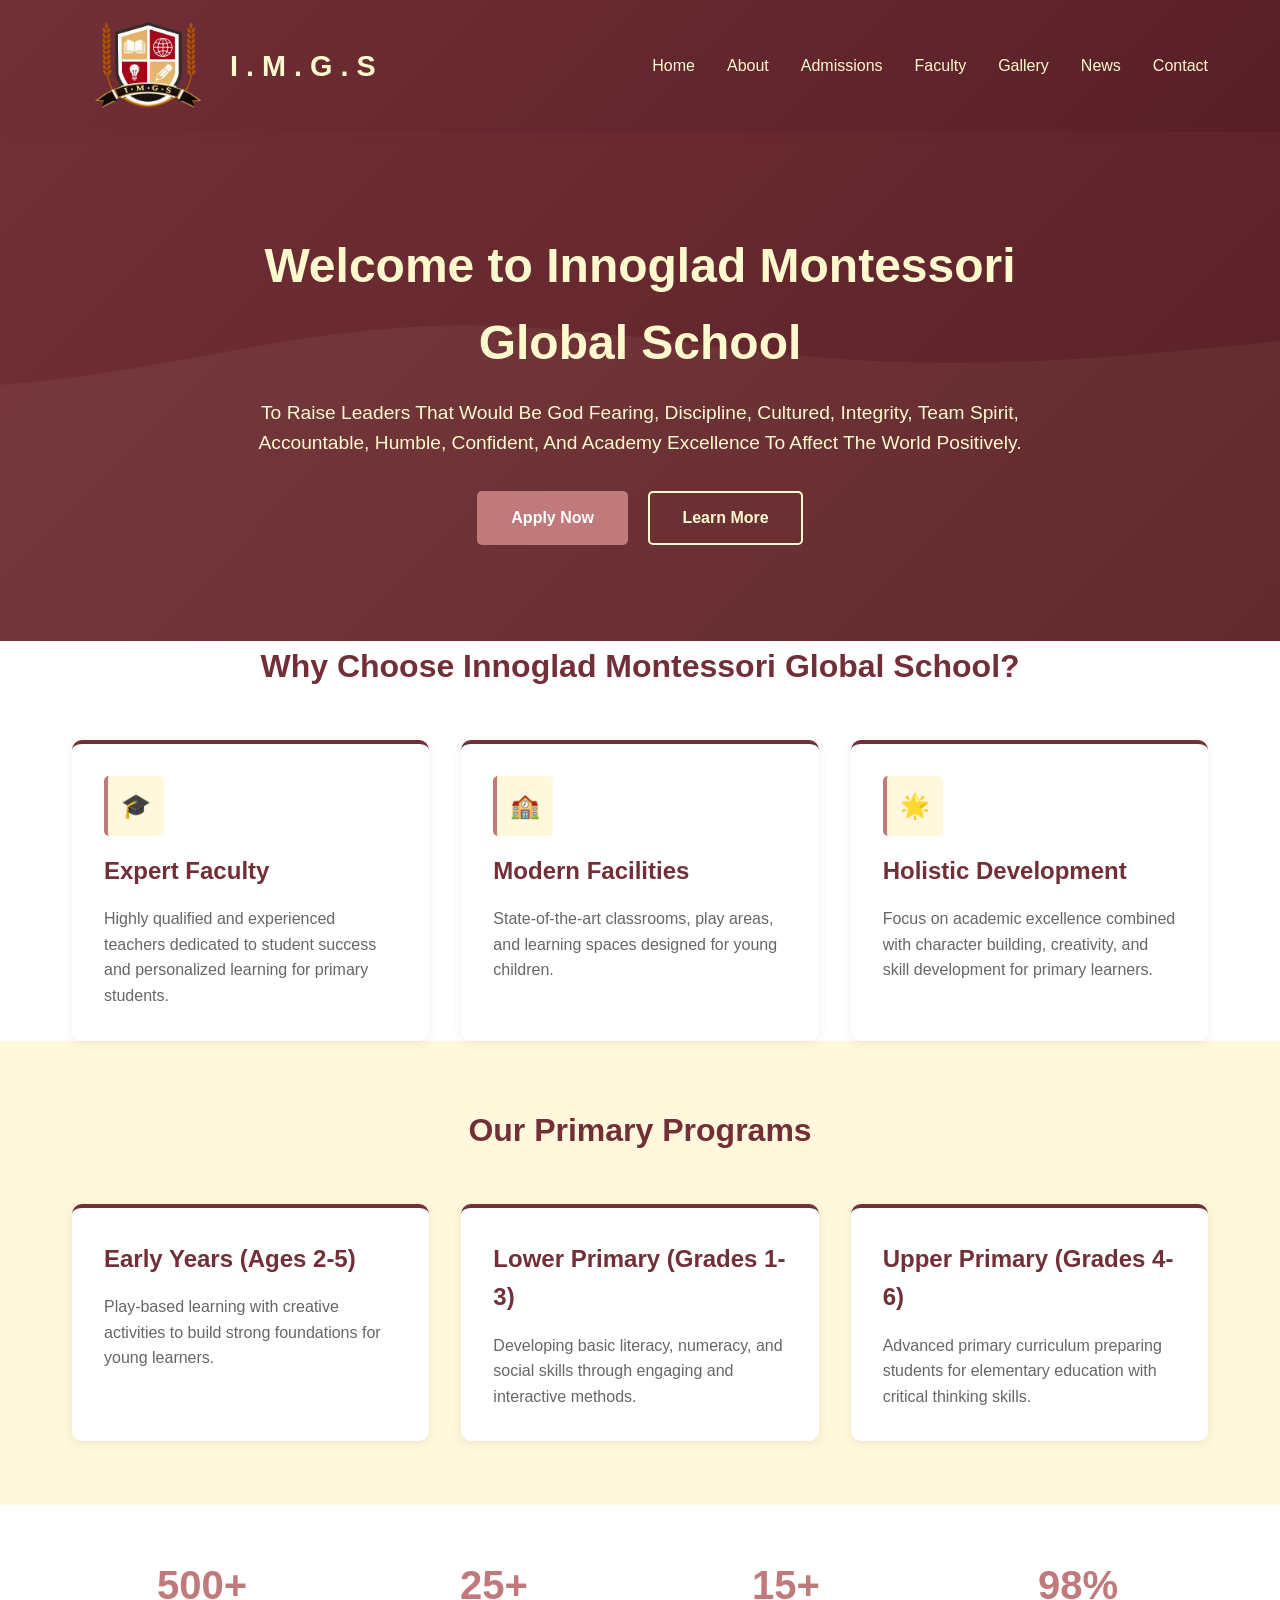
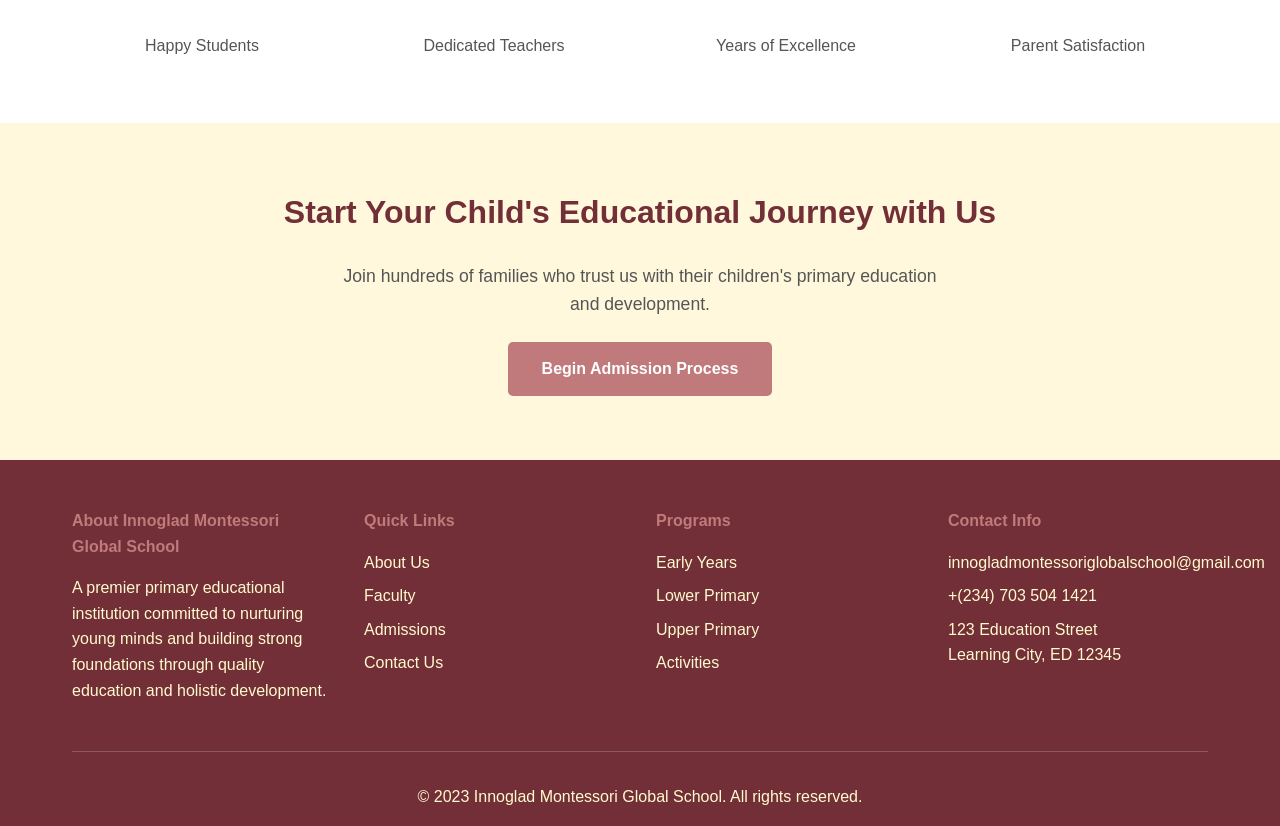
<file: index.html>
<!DOCTYPE html>
<html lang="en">
<head>
    <meta charset="UTF-8">
    <meta name="viewport" content="width=device-width, initial-scale=1.0">
    <title>Innoglad Montessori Global School</title>
    <link rel="stylesheet" href="style.css">
</head>
<body>
    <!-- Navigation -->
    <nav>
        <div class="navbar-container">
            <div class="logo">
                <!-- Add school logo image here -->
                <img src="logo.png" alt="Primary School Logo" style="height: 100px; width: auto;">
                I . M . G . S            
            </div>
            <ul class="nav-menu">
                <li><a href="index.html">Home</a></li>
                <li><a href="about.html">About</a></li>
                <li><a href="admissions.html">Admissions</a></li>
                <li><a href="faculty.html">Faculty</a></li>
                <li><a href="gallery.html">Gallery</a></li>
                <li><a href="news.html">News</a></li>
                <li><a href="contact.html">Contact</a></li>
            </ul>
            <div class="hamburger">
                <span></span>
                <span></span>
                <span></span>
            </div>
        </div>
    </nav>

    <!-- Hero Section -->
    <section class="hero">
        <div class="hero-content">
            <h1>Welcome to Innoglad Montessori Global School</h1>
            <p>To Raise Leaders That Would Be God Fearing, Discipline, Cultured, Integrity, Team Spirit, Accountable, Humble, Confident, And Academy Excellence To Affect The World Positively.</p>
            <a href="admissions.html" class="btn btn-primary">Apply Now</a>
            <a href="about.html" class="btn btn-secondary" style="margin-left: 1rem;">Learn More</a>
        </div>
    </section>

    <!-- Features Section -->
    <section class="container">
        <h2 style="text-align: center; margin-bottom: 3rem;">Why Choose Innoglad Montessori Global School?</h2>
        <div class="grid grid-3">
            <div class="card">
                <div class="card-icon">🎓</div>
                <h3>Expert Faculty</h3>
                <p>Highly qualified and experienced teachers dedicated to student success and personalized learning for primary students.</p>
            </div>
            <div class="card">
                <div class="card-icon">🏫</div>
                <h3>Modern Facilities</h3>
                <p>State-of-the-art classrooms, play areas, and learning spaces designed for young children.</p>
            </div>
            <div class="card">
                <div class="card-icon">🌟</div>
                <h3>Holistic Development</h3>
                <p>Focus on academic excellence combined with character building, creativity, and skill development for primary learners.</p>
            </div>
        </div>
    </section>

    <!-- Programs Section -->
    <section class="alternate">
        <div class="container">
            <h2 style="text-align: center; margin-bottom: 3rem;">Our Primary Programs</h2>
            <div class="grid grid-3">
                <div class="card">
                    <h3>Early Years (Ages 2-5)</h3>
                    <p>Play-based learning with creative activities to build strong foundations for young learners.</p>
                </div>
                <div class="card">
                    <h3>Lower Primary (Grades 1-3)</h3>
                    <p>Developing basic literacy, numeracy, and social skills through engaging and interactive methods.</p>
                </div>
                <div class="card">
                    <h3>Upper Primary (Grades 4-6)</h3>
                    <p>Advanced primary curriculum preparing students for elementary education with critical thinking skills.</p>
                </div>
            </div>
        </div>
    </section>

    <!-- Statistics Section -->
    <section class="container">
        <div class="grid grid-4" style="text-align: center; margin-top: 3rem; margin-bottom: 3rem;">
            <div>
                <h3 style="color: var(--accent-rose); font-size: 2.5rem;">500+</h3>
                <p>Happy Students</p>
            </div>
            <div>
                <h3 style="color: var(--accent-rose); font-size: 2.5rem;">25+</h3>
                <p>Dedicated Teachers</p>
            </div>
            <div>
                <h3 style="color: var(--accent-rose); font-size: 2.5rem;">15+</h3>
                <p>Years of Excellence</p>
            </div>
            <div>
                <h3 style="color: var(--accent-rose); font-size: 2.5rem;">98%</h3>
                <p>Parent Satisfaction</p>
            </div>
        </div>
    </section>

    <!-- CTA Section -->
    <section class="alternate">
        <div class="container" style="text-align: center;">
            <h2>Start Your Child's Educational Journey with Us</h2>
            <p style="font-size: 1.1rem; max-width: 600px; margin: 1.5rem auto;">Join hundreds of families who trust us with their children's primary education and development.</p>
            <a href="admissions.html" class="btn btn-primary">Begin Admission Process</a>
        </div>
    </section>

    <!-- Footer -->
    <footer>
        <div class="container">
            <div class="footer-content">
                <div class="footer-section">
                    <h4>About Innoglad Montessori Global School</h4>
                    <p>A premier primary educational institution committed to nurturing young minds and building strong foundations through quality education and holistic development.</p>
                </div>
                <div class="footer-section">
                    <h4>Quick Links</h4>
                    <ul>
                        <li><a href="about.html">About Us</a></li>
                        <li><a href="faculty.html">Faculty</a></li>
                        <li><a href="admissions.html">Admissions</a></li>
                        <li><a href="contact.html">Contact Us</a></li>
                    </ul>
                </div>
                <div class="footer-section">
                    <h4>Programs</h4>
                    <ul>
                        <li><a href="#early-years">Early Years</a></li>
                        <li><a href="#lower-primary">Lower Primary</a></li>
                        <li><a href="#upper-primary">Upper Primary</a></li>
                        <li><a href="gallery.html">Activities</a></li>
                    </ul>
                </div>
                <div class="footer-section">
                    <h4>Contact Info</h4>
                    <ul>
                        <li><a href="mailto:innogladmontessoriglobalschool@gmail.com">innogladmontessoriglobalschool@gmail.com</a></li>
                        <li><a href="tel:07035041421">+(234) 703 504 1421</a></li>
                        <li>123 Education Street<br>Learning City, ED 12345</li>
                    </ul>
                </div>
            </div>
            <div class="footer-bottom">
                <p>&copy; 2023 Innoglad Montessori Global School. All rights reserved.</p>
            </div>
        </div>
    </footer>

    <script src="script.js"></script>
</body>
</html>
</file>
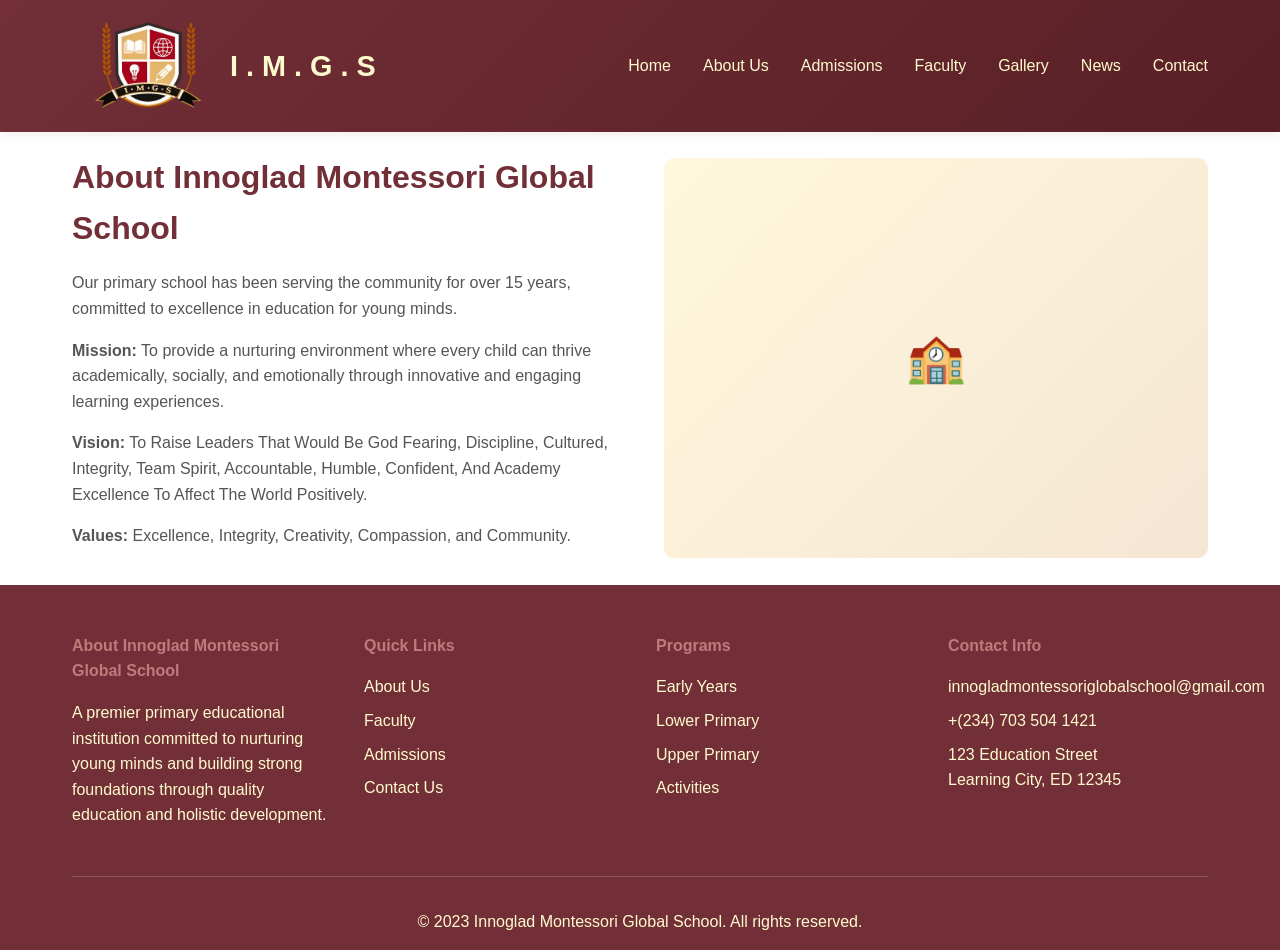
<file: about.html>
<!DOCTYPE html>
<html lang="en">
<head>
    <meta charset="UTF-8">
    <meta name="viewport" content="width=device-width, initial-scale=1.0">
    <title>Primary School - About Us</title>
    <link rel="stylesheet" href="style.css">
</head>
<body>
    <!-- Navigation -->
    <nav>
        <div class="navbar-container">
            <div class="logo">
                <!-- Add school logo image here -->
                <img src="logo.png" alt="Primary School Logo" style="height: 100px; width: auto;">
                I . M . G . S
            </div>
            <ul class="nav-menu">
                <li><a href="index.html">Home</a></li>
                <li><a href="about.html">About Us</a></li>
                <li><a href="admissions.html">Admissions</a></li>
                <li><a href="faculty.html">Faculty</a></li>
                <li><a href="gallery.html">Gallery</a></li>
                <li><a href="news.html">News</a></li>
                <li><a href="contact.html">Contact</a></li>
                </ul>
            <div class="hamburger">
                <span></span>
                <span></span>
                <span></span>
            </div>
        </div>
    </nav>

    <!-- About Section -->
    <section class="container">
        <div class="about-content">
            <div class="about-text">
                <h2>About Innoglad Montessori Global School</h2>
                <p>Our primary school has been serving the community for over 15 years, committed to excellence in education for young minds.</p>
                <p><strong>Mission:</strong> To provide a nurturing environment where every child can thrive academically, socially, and emotionally through innovative and engaging learning experiences.</p>
                <p><strong>Vision:</strong> To Raise Leaders That Would Be God Fearing, Discipline, Cultured, Integrity, Team Spirit, Accountable, Humble, Confident, And Academy Excellence To Affect The World Positively.</p>
                <p><strong>Values:</strong> Excellence, Integrity, Creativity, Compassion, and Community.</p>
                <!-- Add more details about facilities, programs, achievements -->
            </div>
            <div class="about-img">
                <!-- Add school image here -->
                🏫
            </div>
        </div>
    </section>

    <!-- Footer -->
    <footer>
        <div class="container">
            <div class="footer-content">
                <div class="footer-section">
                    <h4>About Innoglad Montessori Global School</h4>
                    <p>A premier primary educational institution committed to nurturing young minds and building strong foundations through quality education and holistic development.</p>
                </div>
                <div class="footer-section">
                    <h4>Quick Links</h4>
                    <ul>
                        <li><a href="about.html">About Us</a></li>
                        <li><a href="faculty.html">Faculty</a></li>
                        <li><a href="admissions.html">Admissions</a></li>
                        <li><a href="contact.html">Contact Us</a></li>
                    </ul>
                </div>
                <div class="footer-section">
                    <h4>Programs</h4>
                    <ul>
                        <li><a href="#early-years">Early Years</a></li>
                        <li><a href="#lower-primary">Lower Primary</a></li>
                        <li><a href="#upper-primary">Upper Primary</a></li>
                        <li><a href="gallery.html">Activities</a></li>
                    </ul>
                </div>
                <div class="footer-section">
                    <h4>Contact Info</h4>
                    <ul>
                        <li><a href="mailto:innogladmontessoriglobalschool@gmail.com">innogladmontessoriglobalschool@gmail.com</a></li>
                        <li><a href="tel:07035041421">+(234) 703 504 1421</a></li>
                        <li>123 Education Street<br>Learning City, ED 12345</li>
                    </ul>
                </div>
            </div>
            <div class="footer-bottom">
                <p>&copy; 2023 Innoglad Montessori Global School. All rights reserved.</p>

            </div>
        </div>
    </footer>

    <script src="script.js"></script>
</body>
</html>
</file>
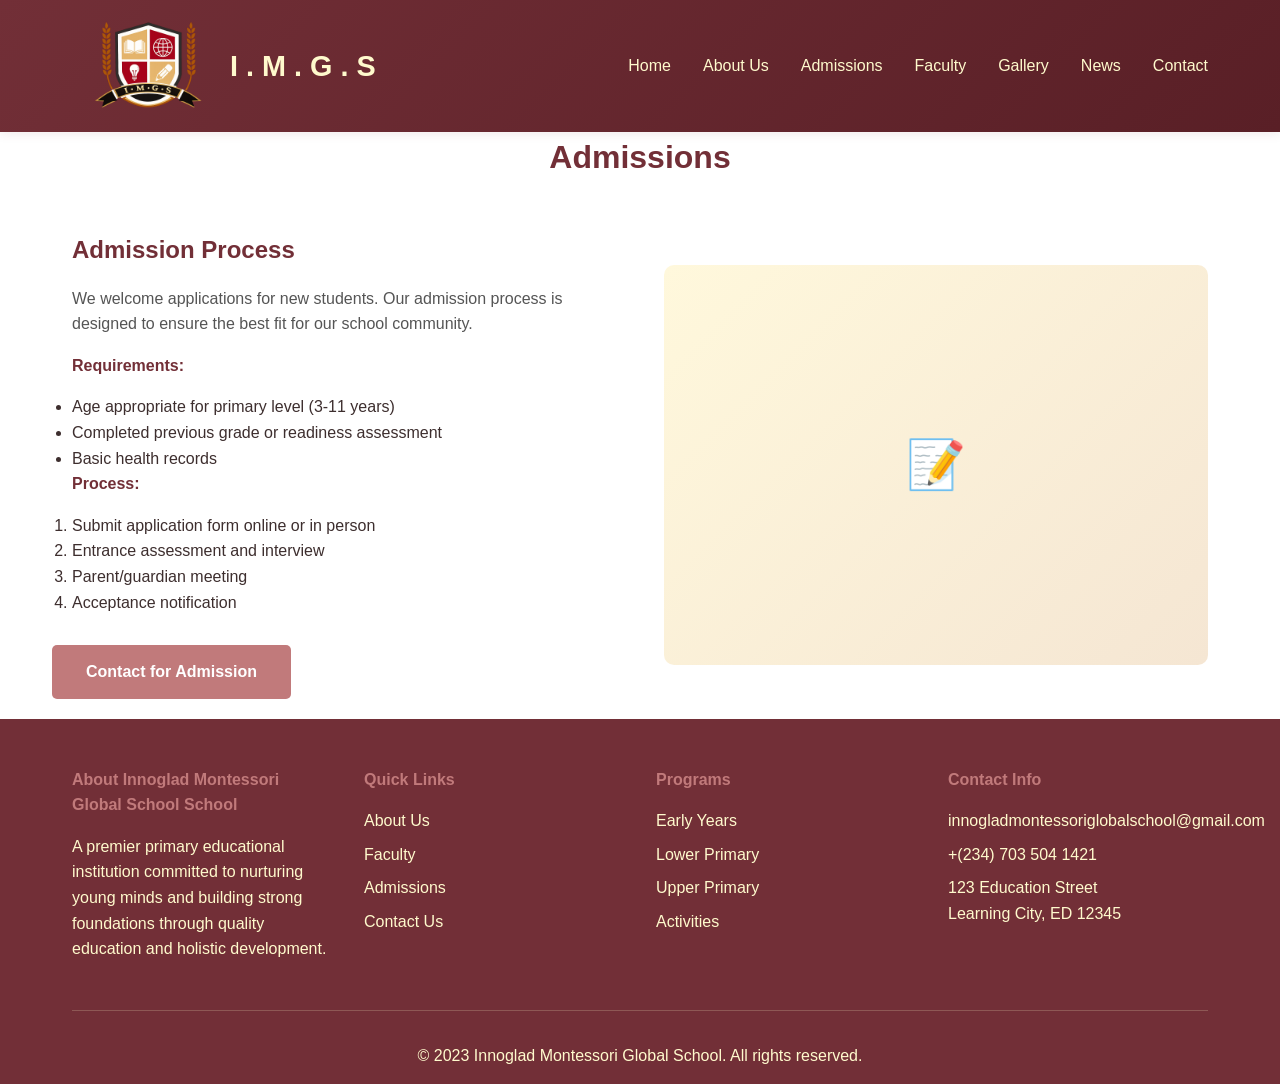
<file: admissions.html>
<!DOCTYPE html>
<html lang="en">
<head>
    <meta charset="UTF-8">
    <meta name="viewport" content="width=device-width, initial-scale=1.0">
    <title>Primary School - Admissions</title>
    <link rel="stylesheet" href="style.css">
</head>
<body>
    <!-- Navigation -->
    <nav>
        <div class="navbar-container">
            <div class="logo">
                <!-- Add school logo image here -->
                <img src="logo.png" alt="Primary School Logo" style="height: 100px; width: auto;">
                I . M . G . S
            </div>
            <ul class="nav-menu">
                <li><a href="index.html">Home</a></li>
                <li><a href="about.html">About Us</a></li>
                <li><a href="admissions.html">Admissions</a></li>
                <li><a href="faculty.html">Faculty</a></li>
                <li><a href="gallery.html">Gallery</a></li>
                <li><a href="news.html">News</a></li>
                <li><a href="contact.html">Contact</a></li>
            </ul>
            <div class="hamburger">
                <span></span>
                <span></span>
                <span></span>
            </div>
        </div>
    </nav>

    <!-- Admissions Section -->
    <section class="container">
        <h2 style="text-align: center; margin-bottom: 3rem;">Admissions</h2>
        <div class="about-content">
            <div class="about-text">
                <h3>Admission Process</h3>
                <p>We welcome applications for new students. Our admission process is designed to ensure the best fit for our school community.</p>
                <h4>Requirements:</h4>
                <ul>
                    <li>Age appropriate for primary level (3-11 years)</li>
                    <li>Completed previous grade or readiness assessment</li>
                    <li>Basic health records</li>
                </ul>
                <h4>Process:</h4>
                <ol>
                    <li>Submit application form online or in person</li>
                    <li>Entrance assessment and interview</li>
                    <li>Parent/guardian meeting</li>
                    <li>Acceptance notification</li>
                </ol>
                <a href="contact.html" class="btn btn-primary" style="margin-top: 30px; margin-left: -20px;">Contact for Admission</a>
            </div>
            <div class="about-img">
                <!-- Add admission image here -->
                <a href="Admission.pdf">📝</a>
            </div>
        </div>
    </section>

    <!-- Footer -->
    <footer>
        <div class="container">
            <div class="footer-content">
                <div class="footer-section">
                    <h4>About Innoglad Montessori Global School School</h4>
                    <p>A premier primary educational institution committed to nurturing young minds and building strong foundations through quality education and holistic development.</p>
                </div>
                <div class="footer-section">
                    <h4>Quick Links</h4>
                    <ul>
                        <li><a href="about.html">About Us</a></li>
                        <li><a href="faculty.html">Faculty</a></li>
                        <li><a href="admissions.html">Admissions</a></li>
                        <li><a href="contact.html">Contact Us</a></li>
                    </ul>
                </div>
                <div class="footer-section">
                    <h4>Programs</h4>
                    <ul>
                        <li><a href="#early-years">Early Years</a></li>
                        <li><a href="#lower-primary">Lower Primary</a></li>
                        <li><a href="#upper-primary">Upper Primary</a></li>
                        <li><a href="gallery.html">Activities</a></li>
                    </ul>
                </div>
                <div class="footer-section">
                    <h4>Contact Info</h4>
                    <ul>
                        <li><a href="mailto:innogladmontessoriglobalschool@gmail.com">innogladmontessoriglobalschool@gmail.com</a></li>
                        <li><a href="tel:07035041421">+(234) 703 504 1421</a></li>
                        <li>123 Education Street<br>Learning City, ED 12345</li>
                    </ul>
                </div>
            </div>
            <div class="footer-bottom">
                <p>&copy; 2023 Innoglad Montessori Global School. All rights reserved.</p>

            </div>
        </div>
    </footer>

    <script src="script.js"></script>
</body>
</html>
</file>
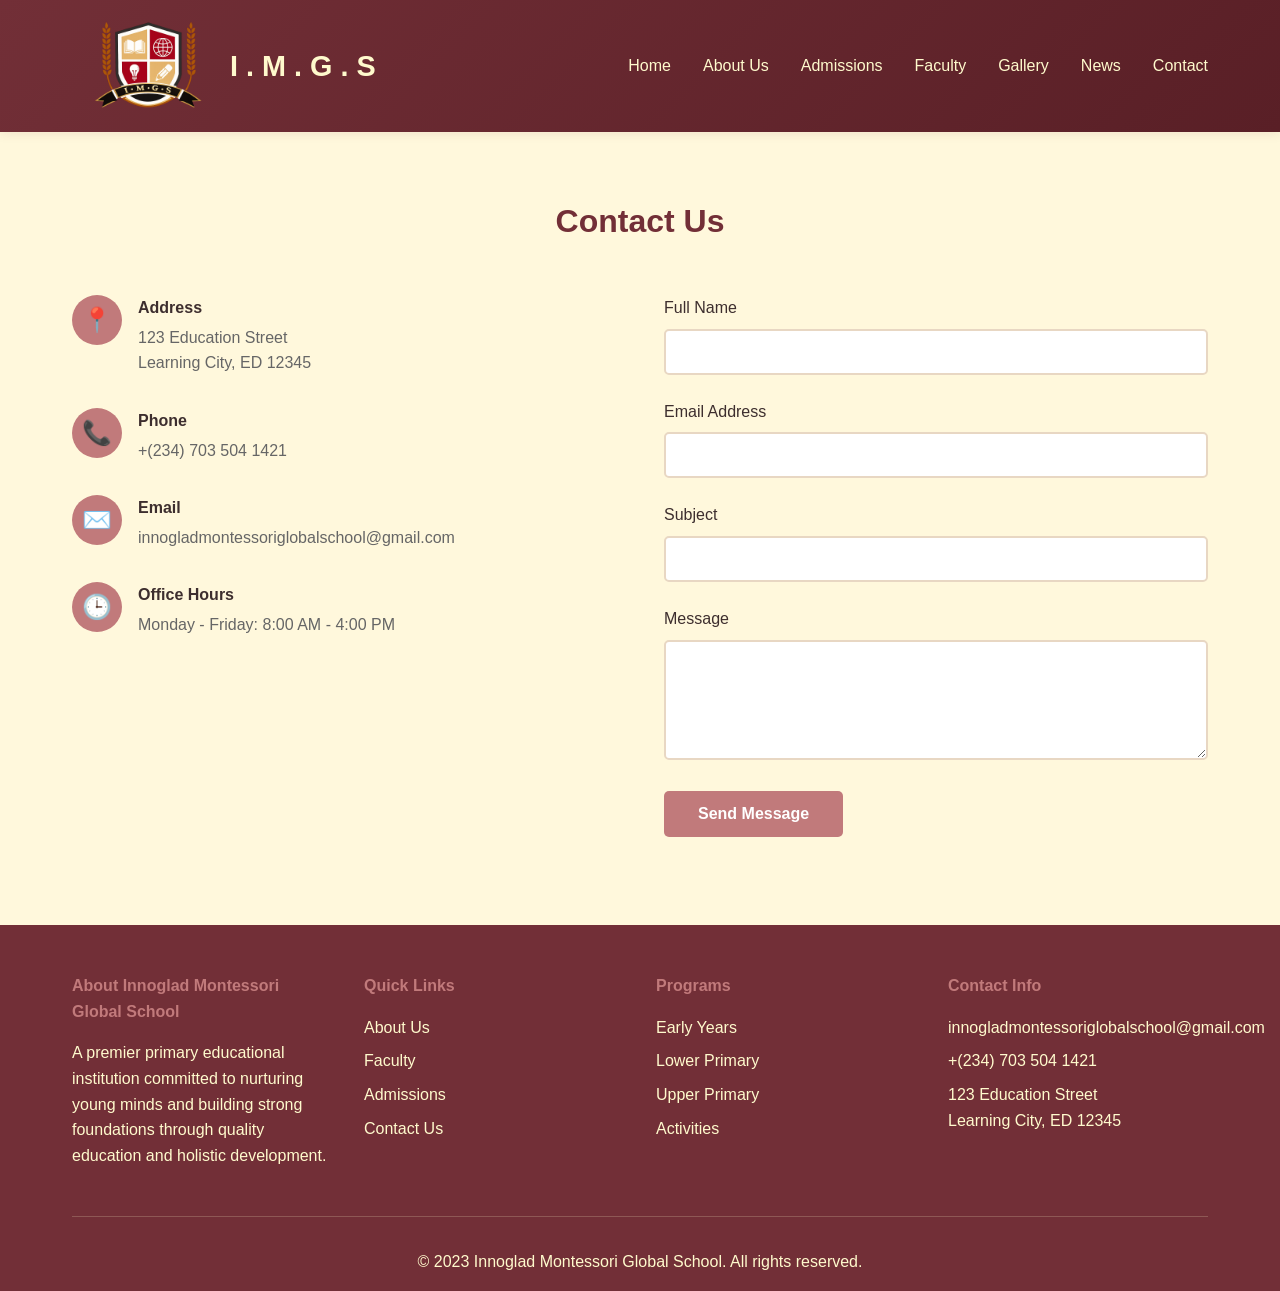
<file: contact.html>
<!DOCTYPE html>
<html lang="en">
<head>
    <meta charset="UTF-8">
    <meta name="viewport" content="width=device-width, initial-scale=1.0">
    <title>Primary School - Contact</title>
    <link rel="stylesheet" href="style.css">
</head>
<body>
    <!-- Navigation -->
    <nav>
        <div class="navbar-container">
            <div class="logo">
                <!-- Add school logo image here -->
                <img src="logo.png" alt="Primary School Logo" style="height: 100px; width: auto;">
                I . M . G . S
            </div>
            <ul class="nav-menu">
                <li><a href="index.html">Home</a></li>
                <li><a href="about.html">About Us</a></li>
                <li><a href="admissions.html">Admissions</a></li>
                <li><a href="faculty.html">Faculty</a></li>
                <li><a href="gallery.html">Gallery</a></li>
                <li><a href="news.html">News</a></li>
                <li><a href="contact.html">Contact</a></li>
            </ul>
            <div class="hamburger">
                <span></span>
                <span></span>
                <span></span>
            </div>
        </div>
    </nav>

    <!-- Contact Section -->
    <section class="contact-section">
        <div class="container">
            <h2 style="text-align: center; margin-bottom: 3rem;">Contact Us</h2>
            <div class="contact-wrapper">
                <div class="contact-info">
                    <div class="info-item">
                        <div class="info-icon">📍</div>
                        <div class="info-text">
                            <h4>Address</h4>
                            <p>123 Education Street<br>Learning City, ED 12345</p>
                        </div>
                    </div>
                    <div class="info-item">
                        <div class="info-icon">📞</div>
                        <div class="info-text">
                            <h4>Phone</h4>
                            <p>+(234) 703 504 1421</p>
                        </div>
                    </div>
                    <div class="info-item">
                        <div class="info-icon">✉️</div>
                        <div class="info-text">
                            <h4>Email</h4>
                            <p>innogladmontessoriglobalschool@gmail.com</p>
                        </div>
                    </div>
                    <div class="info-item">
                        <div class="info-icon">🕒</div>
                        <div class="info-text">
                            <h4>Office Hours</h4>
                            <p>Monday - Friday: 8:00 AM - 4:00 PM</p>
                        </div>
                    </div>
                </div>
                <form class="form-group">
                    <div class="form-group">
                        <label for="name">Full Name</label>
                        <input type="text" id="name" name="name" required>
                    </div>
                    <div class="form-group">
                        <label for="email">Email Address</label>
                        <input type="email" id="email" name="email" required>
                    </div>
                    <div class="form-group">
                        <label for="subject">Subject</label>
                        <input type="text" id="subject" name="subject" required>
                    </div>
                    <div class="form-group">
                        <label for="message">Message</label>
                        <textarea id="message" name="message" rows="5" required></textarea>
                    </div>
                    <button type="submit" class="btn btn-primary">Send Message</button>
                </form>
            </div>
        </div>
    </section>

    <!-- Footer -->
    <footer>
        <div class="container">
            <div class="footer-content">
                <div class="footer-section">
                    <h4>About Innoglad Montessori Global School</h4>
                    <p>A premier primary educational institution committed to nurturing young minds and building strong foundations through quality education and holistic development.</p>
                </div>
                <div class="footer-section">
                    <h4>Quick Links</h4>
                    <ul>
                        <li><a href="about.html">About Us</a></li>
                        <li><a href="faculty.html">Faculty</a></li>
                        <li><a href="admissions.html">Admissions</a></li>
                        <li><a href="contact.html">Contact Us</a></li>
                    </ul>
                </div>
                <div class="footer-section">
                    <h4>Programs</h4>
                    <ul>
                        <li><a href="#early-years">Early Years</a></li>
                        <li><a href="#lower-primary">Lower Primary</a></li>
                        <li><a href="#upper-primary">Upper Primary</a></li>
                        <li><a href="gallery.html">Activities</a></li>
                    </ul>
                </div>
                <div class="footer-section">
                    <h4>Contact Info</h4>
                    <ul>
                        <li><a href="mailto:innogladmontessoriglobalschool@gmail.com">innogladmontessoriglobalschool@gmail.com</a></li>
                        <li><a href="tel:07035041421">+(234) 703 504 1421</a></li>
                        <li>123 Education Street<br>Learning City, ED 12345</li>
                    </ul>
                </div>
            </div>
            <div class="footer-bottom">
                <p>&copy; 2023 Innoglad Montessori Global School. All rights reserved.</p>

            </div>
        </div>
    </footer>

    <script src="script.js"></script>
</body>
</html>
</file>
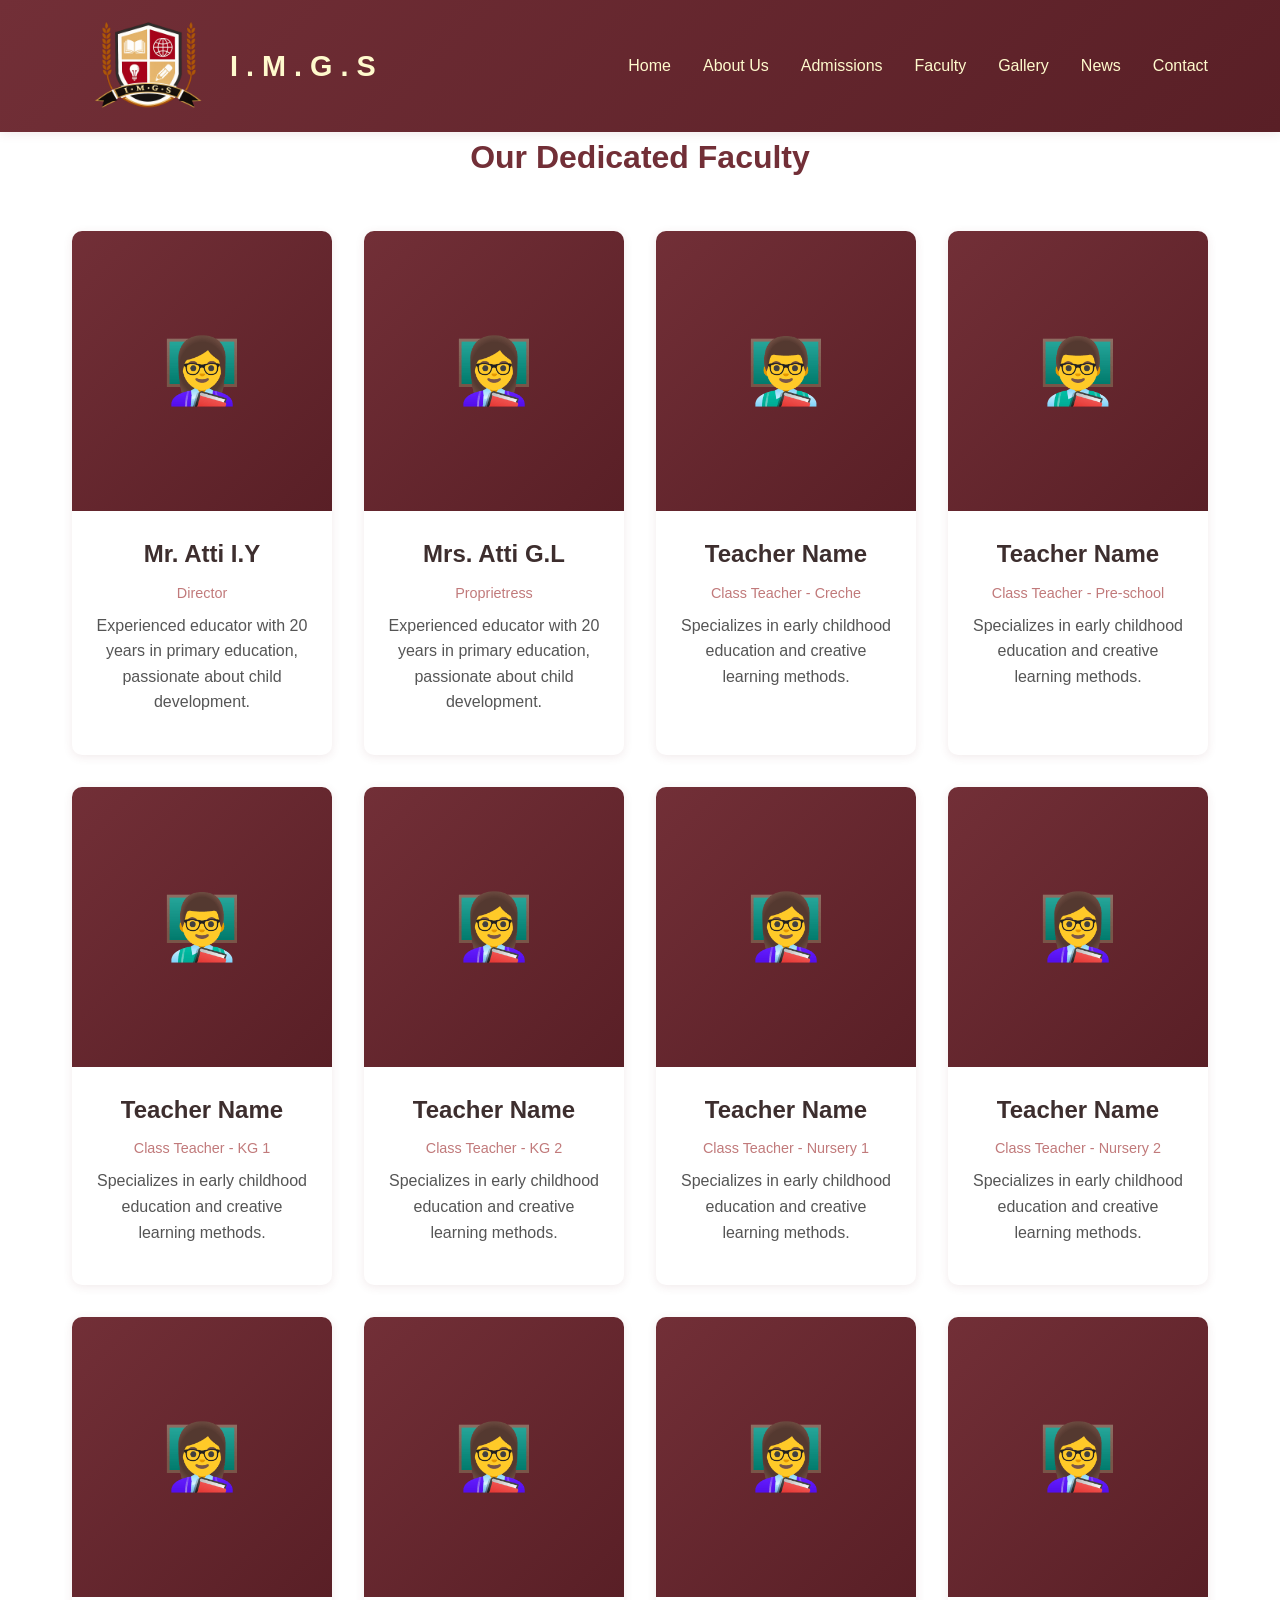
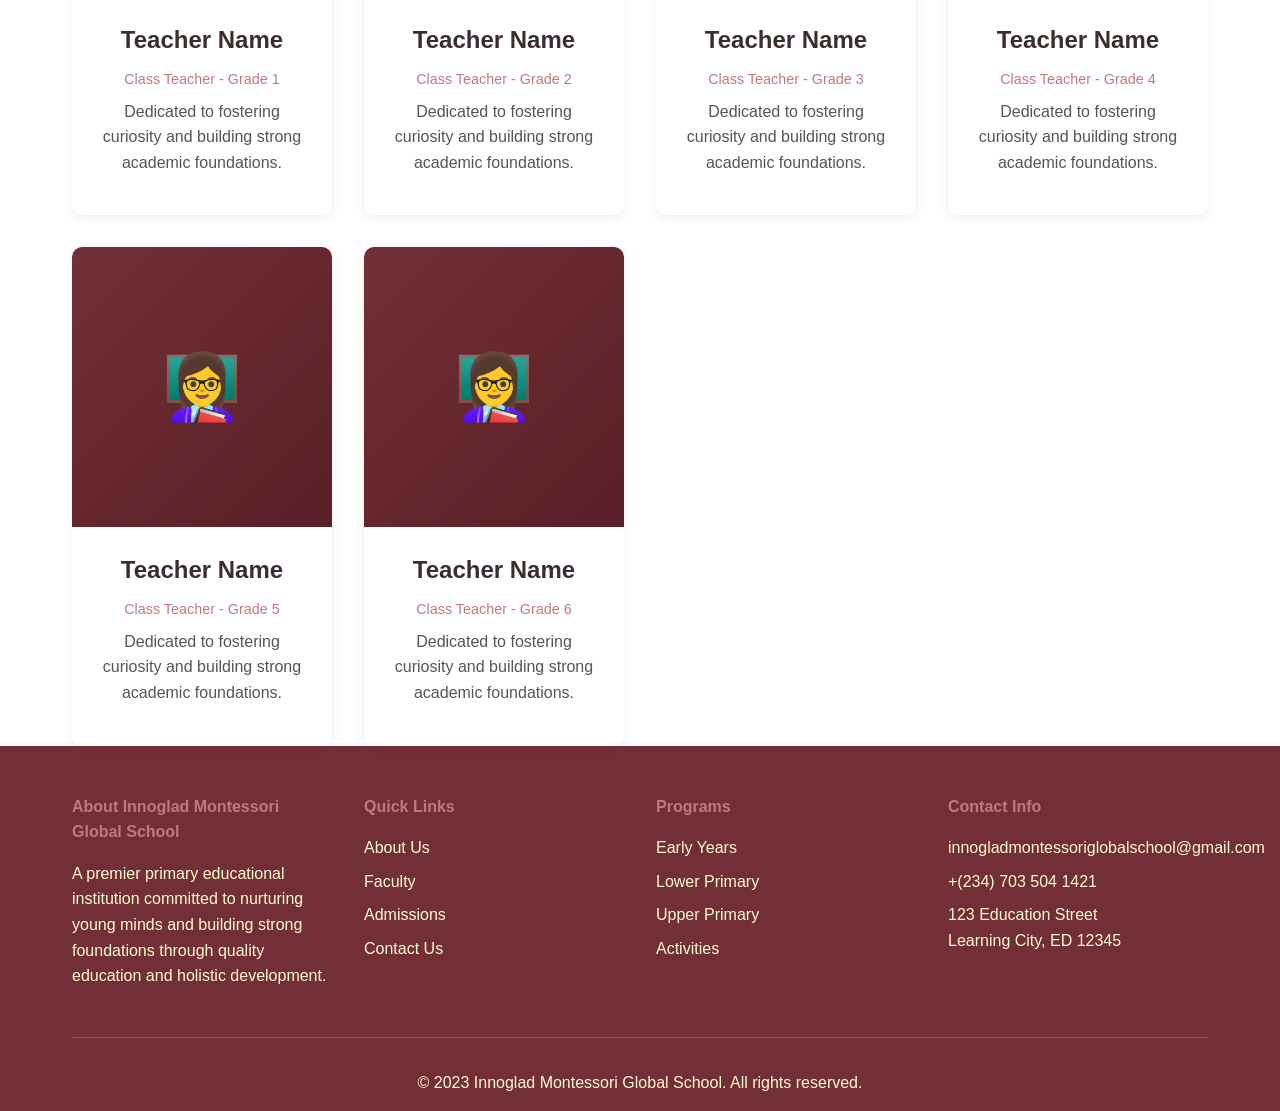
<file: faculty.html>
<!DOCTYPE html>
<html lang="en">
<head>
    <meta charset="UTF-8">
    <meta name="viewport" content="width=device-width, initial-scale=1.0">
    <title>Primary School - Faculty</title>
    <link rel="stylesheet" href="style.css">
</head>
<body>
    <!-- Navigation -->
    <nav>
        <div class="navbar-container">
            <div class="logo">
                <!-- Add school logo image here -->
                <img src="logo.png" alt="Primary School Logo" style="height: 100px; width: auto;">
                I . M . G . S
            </div>
            <ul class="nav-menu">
                <li><a href="index.html">Home</a></li>
                <li><a href="about.html">About Us</a></li>
                <li><a href="admissions.html">Admissions</a></li>
                <li><a href="faculty.html">Faculty</a></li>
                <li><a href="gallery.html">Gallery</a></li>
                <li><a href="news.html">News</a></li>
                <li><a href="contact.html">Contact</a></li>
            </ul>
            <div class="hamburger">
                <span></span>
                <span></span>
                <span></span>
            </div>
        </div>
    </nav>

    <!-- Faculty Section -->
    <section class="container">
        <h2 style="text-align: center; margin-bottom: 3rem;">Our Dedicated Faculty</h2>
        <div class="faculty-grid">
            <div class="faculty-card">
                <div class="faculty-img">
                    <!-- Add principal photo here -->
                    👩‍🏫
                </div>
                <div class="faculty-info">
                    <h3>Mr. Atti I.Y</h3>
                    <p class="faculty-subtext">Director</p>
                    <p>Experienced educator with 20 years in primary education, passionate about child development.</p>
                </div>
            </div>

            <div class="faculty-card">
                <div class="faculty-img">
                    <!-- Add principal photo here -->
                    👩‍🏫
                </div>
                <div class="faculty-info">
                    <h3>Mrs. Atti G.L</h3>
                    <p class="faculty-subtext">Proprietress</p>
                    <p>Experienced educator with 20 years in primary education, passionate about child development.</p>
                </div>
            </div>

            <div class="faculty-card">
                <div class="faculty-img">
                    <!-- Add teacher photo here -->
                    👨‍🏫
                </div>
                <div class="faculty-info">
                    <h3>Teacher Name</h3>
                    <p class="faculty-subtext">Class Teacher - Creche</p>
                    <p>Specializes in early childhood education and creative learning methods.</p>
                </div>
            </div>

            <div class="faculty-card">
                <div class="faculty-img">
                    <!-- Add teacher photo here -->
                    👨‍🏫
                </div>
                <div class="faculty-info">
                    <h3>Teacher Name</h3>
                    <p class="faculty-subtext">Class Teacher - Pre-school</p>
                    <p>Specializes in early childhood education and creative learning methods.</p>
                </div>
            </div>

            <div class="faculty-card">
                <div class="faculty-img">
                    <!-- Add teacher photo here -->
                    👨‍🏫
                </div>
                <div class="faculty-info">
                    <h3>Teacher Name</h3>
                    <p class="faculty-subtext">Class Teacher - KG 1</p>
                    <p>Specializes in early childhood education and creative learning methods.</p>
                </div>
            </div>

            <div class="faculty-card">
                <div class="faculty-img">
                    <!-- Add teacher photo here -->
                    👩‍🏫
                </div>
                <div class="faculty-info">
                    <h3>Teacher Name</h3>
                    <p class="faculty-subtext">Class Teacher - KG 2</p>
                    <p>Specializes in early childhood education and creative learning methods.</p>
                </div>
            </div>

            <div class="faculty-card">
                <div class="faculty-img">
                    <!-- Add teacher photo here -->
                    👩‍🏫
                </div>
                <div class="faculty-info">
                    <h3>Teacher Name</h3>
                    <p class="faculty-subtext">Class Teacher - Nursery 1</p>
                    <p>Specializes in early childhood education and creative learning methods.</p>
                </div>
            </div>

            <div class="faculty-card">
                <div class="faculty-img">
                    <!-- Add teacher photo here -->
                    👩‍🏫
                </div>
                <div class="faculty-info">
                    <h3>Teacher Name</h3>
                    <p class="faculty-subtext">Class Teacher - Nursery 2</p>
                    <p>Specializes in early childhood education and creative learning methods.</p>
                </div>
            </div>

            <div class="faculty-card">
                <div class="faculty-img">
                    <!-- Add teacher photo here -->
                    👩‍🏫
                </div>
                <div class="faculty-info">
                    <h3>Teacher Name</h3>
                    <p class="faculty-subtext">Class Teacher - Grade 1</p>
                    <p>Dedicated to fostering curiosity and building strong academic foundations.</p>
                </div>
            </div>

             <div class="faculty-card">
                <div class="faculty-img">
                    <!-- Add teacher photo here -->
                    👩‍🏫
                </div>
                <div class="faculty-info">
                    <h3>Teacher Name</h3>
                    <p class="faculty-subtext">Class Teacher - Grade 2</p>
                    <p>Dedicated to fostering curiosity and building strong academic foundations.</p>
                </div>
            </div>

            <div class="faculty-card">
                <div class="faculty-img">
                    <!-- Add teacher photo here -->
                    👩‍🏫
                </div>
                <div class="faculty-info">
                    <h3>Teacher Name</h3>
                    <p class="faculty-subtext">Class Teacher - Grade 3</p>
                    <p>Dedicated to fostering curiosity and building strong academic foundations.</p>
                </div>
            </div>

            <div class="faculty-card">
                <div class="faculty-img">
                    <!-- Add teacher photo here -->
                    👩‍🏫
                </div>
                <div class="faculty-info">
                    <h3>Teacher Name</h3>
                    <p class="faculty-subtext">Class Teacher - Grade 4</p>
                    <p>Dedicated to fostering curiosity and building strong academic foundations.</p>
                </div>
            </div>

            <div class="faculty-card">
                <div class="faculty-img">
                    <!-- Add teacher photo here -->
                    👩‍🏫
                </div>
                <div class="faculty-info">
                    <h3>Teacher Name</h3>
                    <p class="faculty-subtext">Class Teacher - Grade 5</p>
                    <p>Dedicated to fostering curiosity and building strong academic foundations.</p>
                </div>
            </div>

            <div class="faculty-card">
                <div class="faculty-img">
                    <!-- Add teacher photo here -->
                    👩‍🏫
                </div>
                <div class="faculty-info">
                    <h3>Teacher Name</h3>
                    <p class="faculty-subtext">Class Teacher - Grade 6</p>
                    <p>Dedicated to fostering curiosity and building strong academic foundations.</p>
                </div>
            </div>
            <!-- Add more faculty members -->

        </div>
    </section>

    <!-- Footer -->
    <footer>
        <div class="container">
            <div class="footer-content">
                <div class="footer-section">
                    <h4>About Innoglad Montessori Global School</h4>
                    <p>A premier primary educational institution committed to nurturing young minds and building strong foundations through quality education and holistic development.</p>
                </div>
                <div class="footer-section">
                    <h4>Quick Links</h4>
                    <ul>
                        <li><a href="about.html">About Us</a></li>
                        <li><a href="faculty.html">Faculty</a></li>
                        <li><a href="admissions.html">Admissions</a></li>
                        <li><a href="contact.html">Contact Us</a></li>
                    </ul>
                </div>
                <div class="footer-section">
                    <h4>Programs</h4>
                    <ul>
                        <li><a href="#early-years">Early Years</a></li>
                        <li><a href="#lower-primary">Lower Primary</a></li>
                        <li><a href="#upper-primary">Upper Primary</a></li>
                        <li><a href="gallery.html">Activities</a></li>
                    </ul>
                </div>
                <div class="footer-section">
                    <h4>Contact Info</h4>
                    <ul>
                        <li><a href="mailto:innogladmontessoriglobalschool@gmail.com">innogladmontessoriglobalschool@gmail.com</a></li>
                        <li><a href="tel:07035041421">+(234) 703 504 1421</a></li>
                        <li>123 Education Street<br>Learning City, ED 12345</li>
                    </ul>
                </div>
            </div>
            <div class="footer-bottom">
                <p>&copy; 2023 Innoglad Montessori Global School. All rights reserved.</p>

            </div>
        </div>
    </footer>

    <script src="script.js"></script>
</body>
</html>
</file>
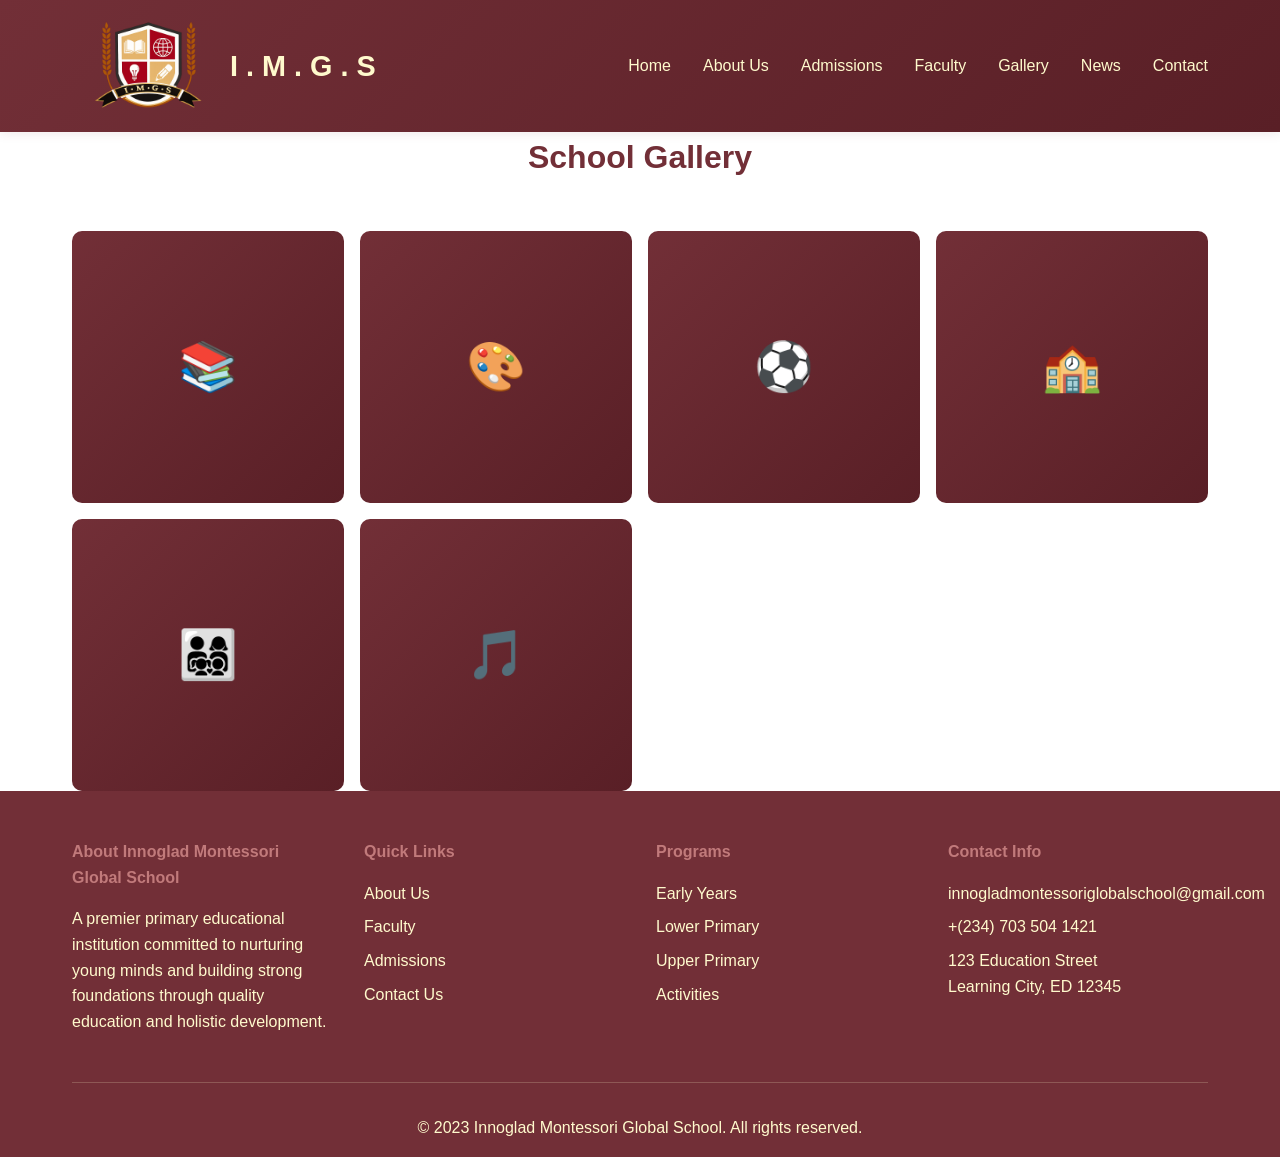
<file: gallery.html>
<!DOCTYPE html>
<html lang="en">
<head>
    <meta charset="UTF-8">
    <meta name="viewport" content="width=device-width, initial-scale=1.0">
    <title>Primary School - Gallery</title>
    <link rel="stylesheet" href="style.css">
</head>
<body>
    <!-- Navigation -->
    <nav>
        <div class="navbar-container">
            <div class="logo">
                <!-- Add school logo image here -->
                <img src="logo.png" alt="Primary School Logo" style="height: 100px; width: auto;">
                I . M . G . S
            </div>
            <ul class="nav-menu">
                <li><a href="index.html">Home</a></li>
                <li><a href="about.html">About Us</a></li>
                <li><a href="admissions.html">Admissions</a></li>
                <li><a href="faculty.html">Faculty</a></li>
                <li><a href="gallery.html">Gallery</a></li>
                <li><a href="news.html">News</a></li>
                <li><a href="contact.html">Contact</a></li>
            </ul>
            <div class="hamburger">
                <span></span>
                <span></span>
                <span></span>
            </div>
        </div>
    </nav>

    <!-- Gallery Section -->
    <section class="container">
        <h2 style="text-align: center; margin-bottom: 3rem;">School Gallery</h2>
        <div class="gallery">
            <div class="gallery-item">
                <div class="gallery-item-bg">
                    <!-- Add image here -->
                    📚
                </div>
            </div>
            <div class="gallery-item">
                <div class="gallery-item-bg">
                    <!-- Add image here -->
                    🎨
                </div>
            </div>
            <div class="gallery-item">
                <div class="gallery-item-bg">
                    <!-- Add image here -->
                    ⚽
                </div>
            </div>
            <div class="gallery-item">
                <div class="gallery-item-bg">
                    <!-- Add image here -->
                    🏫
                </div>
            </div>
            <div class="gallery-item">
                <div class="gallery-item-bg">
                    <!-- Add image here -->
                    👨‍👩‍👧‍👦
                </div>
            </div>
            <div class="gallery-item">
                <div class="gallery-item-bg">
                    <!-- Add image here -->
                    🎵
                </div>
            </div>
            <!-- Add more gallery items -->
        </div>
    </section>

    <!-- Footer -->
    <footer>
        <div class="container">
            <div class="footer-content">
                <div class="footer-section">
                    <h4>About Innoglad Montessori Global School</h4>
                    <p>A premier primary educational institution committed to nurturing young minds and building strong foundations through quality education and holistic development.</p>
                </div>
                <div class="footer-section">
                    <h4>Quick Links</h4>
                    <ul>
                        <li><a href="about.html">About Us</a></li>
                        <li><a href="faculty.html">Faculty</a></li>
                        <li><a href="admissions.html">Admissions</a></li>
                        <li><a href="contact.html">Contact Us</a></li>
                    </ul>
                </div>
                <div class="footer-section">
                    <h4>Programs</h4>
                    <ul>
                        <li><a href="#early-years">Early Years</a></li>
                        <li><a href="#lower-primary">Lower Primary</a></li>
                        <li><a href="#upper-primary">Upper Primary</a></li>
                        <li><a href="gallery.html">Activities</a></li>
                    </ul>
                </div>
                <div class="footer-section">
                    <h4>Contact Info</h4>
                    <ul>
                        <li><a href="mailto:innogladmontessoriglobalschool@gmail.com">innogladmontessoriglobalschool@gmail.com</a></li>
                        <li><a href="tel:07035041421">+(234) 703 504 1421</a></li>
                        <li>123 Education Street<br>Learning City, ED 12345</li>
                    </ul>
                </div>
            </div>
            <div class="footer-bottom">
                <p>&copy; 2023 Innoglad Montessori Global School. All rights reserved.</p>

            </div>
        </div>
    </footer>

    <script src="script.js"></script>
</body>
</html>
</file>
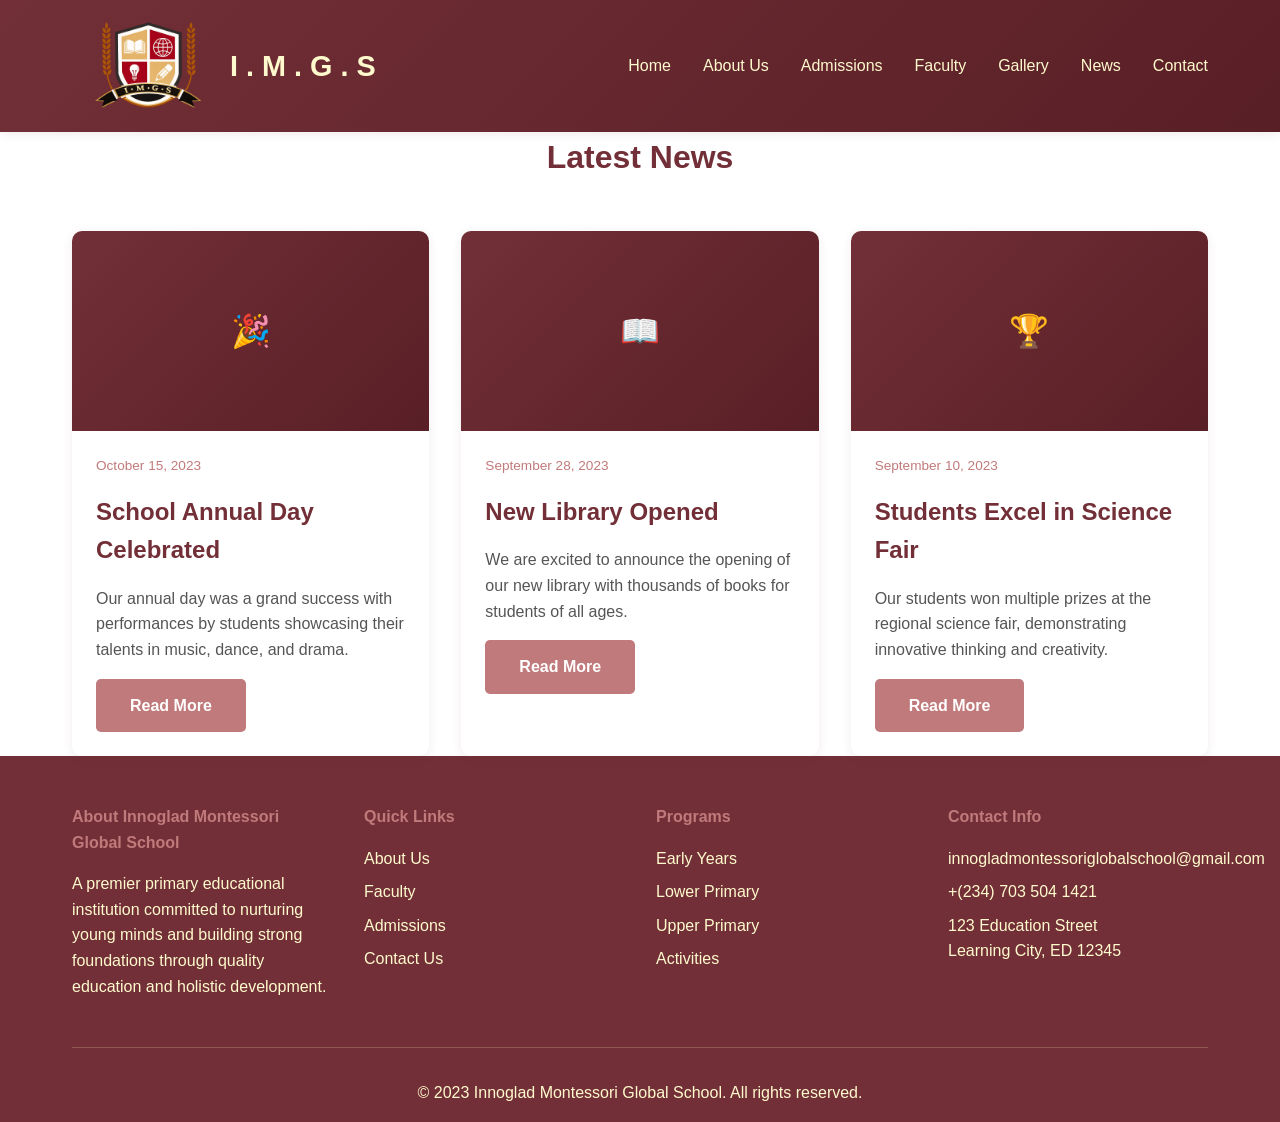
<file: news.html>
<!DOCTYPE html>
<html lang="en">
<head>
    <meta charset="UTF-8">
    <meta name="viewport" content="width=device-width, initial-scale=1.0">
    <title>Primary School - News</title>
    <link rel="stylesheet" href="style.css">
</head>
<body>
    <!-- Navigation -->
    <nav>
        <div class="navbar-container">
            <div class="logo">
                <!-- Add school logo image here -->
                <img src="logo.png" alt="Primary School Logo" style="height: 100px; width: auto;">
                I . M . G . S
            </div>
            <ul class="nav-menu">
                <li><a href="index.html">Home</a></li>
                <li><a href="about.html">About Us</a></li>
                <li><a href="admissions.html">Admissions</a></li>
                <li><a href="faculty.html">Faculty</a></li>
                <li><a href="gallery.html">Gallery</a></li>
                <li><a href="news.html">News</a></li>
                <li><a href="contact.html">Contact</a></li>
            </ul>
            <div class="hamburger">
                <span></span>
                <span></span>
                <span></span>
            </div>
        </div>
    </nav>

    <!-- News Section -->
    <section class="container">
        <h2 style="text-align: center; margin-bottom: 3rem;">Latest News</h2>
        <div class="blog-grid">
            <div class="blog-card">
                <div class="blog-thumb">
                    <!-- Add image here -->
                    🎉
                </div>
                <div class="blog-content">
                    <p class="blog-date">October 15, 2023</p>
                    <h3>School Annual Day Celebrated</h3>
                    <p>Our annual day was a grand success with performances by students showcasing their talents in music, dance, and drama.</p>
                    <a href="#" class="btn btn-primary">Read More</a>
                </div>
            </div>
            <div class="blog-card">
                <div class="blog-thumb">
                    <!-- Add image here -->
                    📖
                </div>
                <div class="blog-content">
                    <p class="blog-date">September 28, 2023</p>
                    <h3>New Library Opened</h3>
                    <p>We are excited to announce the opening of our new library with thousands of books for students of all ages.</p>
                    <a href="#" class="btn btn-primary">Read More</a>
                </div>
            </div>
            <div class="blog-card">
                <div class="blog-thumb">
                    <!-- Add image here -->
                    🏆
                </div>
                <div class="blog-content">
                    <p class="blog-date">September 10, 2023</p>
                    <h3>Students Excel in Science Fair</h3>
                    <p>Our students won multiple prizes at the regional science fair, demonstrating innovative thinking and creativity.</p>
                    <a href="#" class="btn btn-primary">Read More</a>
                </div>
            </div>
            <!-- Add more news items -->
        </div>
    </section>

    <!-- Footer -->
    <footer>
        <div class="container">
            <div class="footer-content">
                <div class="footer-section">
                    <h4>About Innoglad Montessori Global School</h4>
                    <p>A premier primary educational institution committed to nurturing young minds and building strong foundations through quality education and holistic development.</p>
                </div>
                <div class="footer-section">
                    <h4>Quick Links</h4>
                    <ul>
                        <li><a href="about.html">About Us</a></li>
                        <li><a href="faculty.html">Faculty</a></li>
                        <li><a href="admissions.html">Admissions</a></li>
                        <li><a href="contact.html">Contact Us</a></li>
                    </ul>
                </div>
                <div class="footer-section">
                    <h4>Programs</h4>
                    <ul>
                        <li><a href="#early-years">Early Years</a></li>
                        <li><a href="#lower-primary">Lower Primary</a></li>
                        <li><a href="#upper-primary">Upper Primary</a></li>
                        <li><a href="gallery.html">Activities</a></li>
                    </ul>
                </div>
                <div class="footer-section">
                    <h4>Contact Info</h4>
                    <ul>
                        <li><a href="mailto:innogladmontessoriglobalschool@gmail.com">innogladmontessoriglobalschool@gmail.com</a></li>
                        <li><a href="tel:07035041421">+(234) 703 504 1421</a></li>
                        <li>123 Education Street<br>Learning City, ED 12345</li>
                    </ul>
                </div>
            </div>
            <div class="footer-bottom">
                <p>&copy; 2023 Innoglad Montessori Global School. All rights reserved.</p>

            </div>
        </div>
    </footer>

    <script src="script.js"></script>
</body>
</html>
</file>
<file: style.css>
/* ===========================
   SCHOOL WEBSITE STYLESHEET
   Wine & Cream Color Scheme
   =========================== */

* {
    margin: 0;
    padding: 0;
    box-sizing: border-box;
}

/* Root Variables - Wine & Cream Theme */
:root {
    --wine-primary: #722F37;
    --wine-dark: #591f26;
    --wine-light: #9d5c65;
    --cream-bg: #FFF8DC;
    --cream-light: #FFFACD;
    --cream-text: #F5E6D3;
    --dark-text: #3d2e2e;
    --light-text: #FFFACD;
    --accent-rose: #C17A7B;
    --border-color: #e8d7c3;
    --shadow: 0 2px 10px rgba(114, 47, 55, 0.1);
    --shadow-lg: 0 8px 30px rgba(114, 47, 55, 0.2);
}

/* Typography */
html {
    scroll-behavior: smooth;
    font-size: 16px;
}

body {
    font-family: 'Segoe UI', Tahoma, Geneva, Verdana, sans-serif;
    color: var(--dark-text);
    line-height: 1.6;
    background-color: #fff;
}

h1, h2, h3, h4, h5, h6 {
    font-weight: 600;
    margin-bottom: 1rem;
    color: var(--wine-primary);
}

h1 { font-size: 2.5rem; }
h2 { font-size: 2rem; }
h3 { font-size: 1.5rem; }

p {
    margin-bottom: 1rem;
    color: #555;
}

a {
    text-decoration: none;
    color: var(--wine-primary);
    transition: color 0.3s ease;
}

a:hover {
    color: var(--accent-rose);
}

/* Navigation Bar */
nav {
    background: linear-gradient(135deg, var(--wine-primary), var(--wine-dark));
    padding: 1rem 0;
    position: sticky;
    top: 0;
    z-index: 100;
    box-shadow: var(--shadow);
}

.navbar-container {
    max-width: 1200px;
    margin: 0 auto;
    padding: 0 2rem;
    display: flex;
    justify-content: space-between;
    align-items: center;
}

.logo {
    font-size: 1.8rem;
    font-weight: 700;
    color: var(--cream-light);
    display: flex;
    align-items: center;
    gap: 0.5rem;
}

.logo img {
    height: 40px;
    width: auto;
}

.nav-menu {
    display: flex;
    list-style: none;
    gap: 2rem;
}

.nav-menu a {
    color: var(--cream-light);
    font-weight: 500;
    transition: all 0.3s ease;
    position: relative;
}

.nav-menu a::after {
    content: '';
    position: absolute;
    bottom: -5px;
    left: 0;
    width: 0;
    height: 2px;
    background-color: var(--accent-rose);
    transition: width 0.3s ease;
}

.nav-menu a:hover::after {
    width: 100%;
}

.hamburger {
    display: none;
    flex-direction: column;
    cursor: pointer;
}

.hamburger span {
    width: 25px;
    height: 3px;
    background-color: var(--cream-light);
    margin: 4px 0;
    transition: all 0.3s ease;
}

/* Hero Section */
.hero {
    background: linear-gradient(135deg, var(--wine-primary), var(--wine-dark));
    color: var(--cream-light);
    padding: 6rem 2rem;
    text-align: center;
    min-height: 500px;
    display: flex;
    align-items: center;
    justify-content: center;
    position: relative;
}

.hero::before {
    content: '';
    position: absolute;
    top: 0;
    left: 0;
    right: 0;
    bottom: 0;
    background: url('data:image/svg+xml,<svg xmlns="http://www.w3.org/2000/svg" viewBox="0 0 1440 320"><path fill="rgba(255,250,205,0.1)" d="M0,96L48,112C96,128,192,160,288,160C384,160,480,128,576,122.7C672,117,768,139,864,144C960,149,1056,139,1152,128C1248,117,1344,107,1392,101.3L1440,96L1440,320L1392,320C1344,320,1248,320,1152,320C1056,320,960,320,864,320C768,320,672,320,576,320C480,320,384,320,288,320C192,320,96,320,48,320L0,320Z"></path></svg>') no-repeat bottom;
    background-size: cover;
    opacity: 0.5;
}

.hero-content {
    max-width: 800px;
    position: relative;
    z-index: 1;
}

.hero h1 {
    color: var(--cream-light);
    margin-bottom: 1rem;
    font-size: clamp(1.8rem, 5vw, 3rem);
}

.hero p {
    color: var(--cream-light);
    font-size: 1.2rem;
    margin-bottom: 2rem;
}

/* Buttons */
.btn {
    display: inline-block;
    padding: 0.75rem 2rem;
    border: 2px solid transparent;
    border-radius: 5px;
    font-size: 1rem;
    font-weight: 600;
    cursor: pointer;
    transition: all 0.3s ease;
    text-align: center;
}

.btn-primary {
    background-color: var(--accent-rose);
    color: white;
}

.btn-primary:hover {
    transform: translateY(-3px);
    box-shadow: 0 8px 20px rgba(193, 122, 123, 0.3);
    background-color: var(--wine-light);
    color: wheat;
}

.btn-secondary {
    background-color: transparent;
    color: var(--cream-light);
    border-color: var(--cream-light);
}

.btn-secondary:hover {
    transform: translateY(-3px);
    box-shadow: 0 8px 20px rgba(193, 122, 123, 0.3);
    background-color: var(--wine-light);
    color: wheat;
}

/* Container */
.container {
    max-width: 1200px;
    margin: 0 auto;
    padding: 0 2rem;
}

/* Section Styling */
section {
    padding: 4rem 0;
}

section.alternate {
    background-color: var(--cream-bg);
}

/* Grid Layouts */
.grid {
    display: grid;
    gap: 2rem;
}

.grid-2 {
    grid-template-columns: repeat(auto-fit, minmax(300px, 1fr));
}

.grid-3 {
    grid-template-columns: repeat(auto-fit, minmax(280px, 1fr));
}

.grid-4 {
    grid-template-columns: repeat(auto-fit, minmax(240px, 1fr));
}

/* Cards */
.card {
    background: white;
    border-radius: 10px;
    padding: 2rem;
    box-shadow: var(--shadow);
    transition: all 0.3s ease;
    border-top: 4px solid var(--wine-primary);
}

.card:hover {
    transform: translateY(-5px);
    box-shadow: var(--shadow-lg);
}

.card-icon {
    width: 60px;
    height: 60px;
    background-color: var(--cream-bg);
    border-left: 4px solid var(--accent-rose);
    border-radius: 5px;
    display: flex;
    align-items: center;
    justify-content: center;
    color: var(--wine-primary);
    font-size: 1.5rem;
    margin-bottom: 1rem;
}

.card h3 {
    margin-bottom: 1rem;
}

.card p {
    margin-bottom: 0;
    color: #666;
}

/* About Section */
.about-content {
    margin-top: 20px;
    margin-bottom: 20px;
    display: grid;
    grid-template-columns: 1fr 1fr;
    gap: 3rem;
    align-items: center;
}

.about-img {
    background: linear-gradient(135deg, var(--cream-bg), var(--cream-text));
    border-radius: 10px;
    height: 400px;
    display: flex;
    align-items: center;
    justify-content: center;
    color: var(--wine-primary);
    font-size: 3rem;
}

/* Faculty Grid */
.faculty-grid {
    display: grid;
    grid-template-columns: repeat(auto-fit, minmax(250px, 1fr));
    gap: 2rem;
}

.faculty-card {
    background: white;
    border-radius: 10px;
    overflow: hidden;
    box-shadow: var(--shadow);
    transition: all 0.3s ease;
    text-align: center;
}

.faculty-card:hover {
    transform: translateY(-8px);
    box-shadow: var(--shadow-lg);
}

.faculty-img {
    width: 100%;
    height: 280px;
    background: linear-gradient(135deg, var(--wine-primary), var(--wine-dark));
    display: flex;
    align-items: center;
    justify-content: center;
    color: var(--cream-light);
    font-size: 4rem;
}

.faculty-info {
    padding: 1.5rem;
}

.faculty-info h3 {
    margin-bottom: 0.5rem;
    color: var(--dark-text);
}

.faculty-subtext {
    color: var(--accent-rose);
    font-size: 0.9rem;
    margin-bottom: 0.5rem;
}

/* Blog Section */
.blog-grid {
    display: grid;
    grid-template-columns: repeat(auto-fit, minmax(300px, 1fr));
    gap: 2rem;
}

.blog-card {
    background: white;
    border-radius: 10px;
    overflow: hidden;
    box-shadow: var(--shadow);
    transition: all 0.3s ease;
}

.blog-card:hover {
    transform: translateY(-5px);
    box-shadow: var(--shadow-lg);
}

.blog-thumb {
    width: 100%;
    height: 200px;
    background: linear-gradient(135deg, var(--wine-primary), var(--wine-dark));
    display: flex;
    align-items: center;
    justify-content: center;
    color: var(--cream-light);
    font-size: 2rem;
}

.blog-content {
    padding: 1.5rem;
}

.blog-date {
    color: var(--accent-rose);
    font-size: 0.85rem;
    margin-bottom: 0.5rem;
}

.blog-content h3 {
    margin-bottom: 1rem;
    margin-top: 0;
}

.blog-content p {
    margin-bottom: 1rem;
}

/* Gallery */
.gallery {
    display: grid;
    grid-template-columns: repeat(auto-fit, minmax(250px, 1fr));
    gap: 1rem;
}

.gallery-item {
    position: relative;
    overflow: hidden;
    border-radius: 10px;
    aspect-ratio: 1;
    cursor: pointer;
}

.gallery-item-bg {
    width: 100%;
    height: 100%;
    background: linear-gradient(135deg, var(--wine-primary), var(--wine-dark));
    display: flex;
    align-items: center;
    justify-content: center;
    color: var(--cream-light);
    font-size: 3rem;
    transition: all 0.3s ease;
}

.gallery-item:hover .gallery-item-bg {
    transform: scale(1.1);
}

/* Forms */
.form-group {
    margin-bottom: 1.5rem;
}

label {
    display: block;
    margin-bottom: 0.5rem;
    font-weight: 500;
    color: var(--dark-text);
}

input[type="text"],
input[type="email"],
input[type="password"],
input[type="date"],
select,
textarea {
    width: 100%;
    padding: 0.75rem;
    border: 2px solid var(--border-color);
    border-radius: 5px;
    font-family: inherit;
    font-size: 1rem;
    transition: border-color 0.3s ease;
}

input:focus,
select:focus,
textarea:focus {
    outline: none;
    border-color: var(--wine-primary);
    box-shadow: 0 0 0 3px rgba(114, 47, 55, 0.1);
}

textarea {
    resize: vertical;
    min-height: 120px;
}

/* Contact Form Section */
.contact-section {
    background-color: var(--cream-bg);
}

.contact-wrapper {
    display: grid;
    grid-template-columns: 1fr 1fr;
    gap: 3rem;
    align-items: start;
}

.contact-info {
    display: flex;
    flex-direction: column;
    gap: 2rem;
}

.info-item {
    display: flex;
    gap: 1rem;
}

.info-icon {
    width: 50px;
    height: 50px;
    background-color: var(--accent-rose);
    border-radius: 50%;
    display: flex;
    align-items: center;
    justify-content: center;
    color: white;
    font-size: 1.5rem;
    flex-shrink: 0;
}

.info-text h4 {
    margin-bottom: 0.25rem;
    color: var(--dark-text);
}

.info-text p {
    margin: 0;
    color: #666;
}

/* Footer */
footer {
    background-color: var(--wine-primary);
    color: var(--cream-light);
    padding: 3rem 0 1rem;
}

.footer-content {
    display: grid;
    grid-template-columns: repeat(auto-fit, minmax(250px, 1fr));
    gap: 2rem;
    margin-bottom: 2rem;
}

.footer-section h4 {
    color: var(--accent-rose);
    margin-bottom: 1rem;
}

.footer-section ul {
    list-style: none;
}

.footer-section ul li {
    margin-bottom: 0.5rem;
}

.footer-section a {
    color: var(--cream-light);
}

.footer-section p {
    color: var(--cream-light);
}

.footer-section a:hover {
    color: var(--accent-rose);
}

.footer-bottom {
    text-align: center;
    padding-top: 2rem;
    border-top: 1px solid rgba(255, 250, 205, 0.2);
}

.footer-bottom p {
    margin: 0;
    color: var(--cream-light);
}

/* Login/Portal Form */
.login-container {
    max-width: 450px;
    margin: 4rem auto;
    background: white;
    padding: 2rem;
    border-radius: 10px;
    box-shadow: var(--shadow-lg);
    border-top: 4px solid var(--wine-primary);
}

.login-form h2 {
    text-align: center;
    margin-bottom: 2rem;
}

.remember-forgot {
    display: flex;
    justify-content: space-between;
    align-items: center;
    margin-bottom: 1.5rem;
    font-size: 0.9rem;
}

.remember-forgot input[type="checkbox"] {
    width: auto;
    margin-right: 0.5rem;
}

.remember-forgot a {
    color: var(--wine-primary);
}

/* ========================================
   RESPONSIVE DESIGN - TABLET (768px)
   ======================================== */
@media (max-width: 768px) {
    /* Typography */
    h1 { font-size: 1.8rem; }
    h2 { font-size: 1.5rem; }
    h3 { font-size: 1.2rem; }

    /* Navigation */
    .nav-menu {
        gap: 1rem;
    }

    .nav-menu a {
        font-size: 0.9rem;
    }

    /* Hero Section */
    .hero {
        padding: 4rem 1.5rem;
        min-height: 350px;
    }

    .hero h1 {
        font-size: 1.8rem;
    }

    .hero p {
        font-size: 1rem;
    }

    /* Sections */
    section {
        padding: 2.5rem 0;
    }

    /* Container */
    .container {
        padding: 0 1.5rem;
    }

    /* About Section */
    .about-content {
        grid-template-columns: 1fr;
        gap: 2rem;
    }

    .about-img {
        height: 300px;
        font-size: 2.5rem;
    }

    /* Grid Layouts */
    .grid-3 {
        grid-template-columns: repeat(2, 1fr);
    }

    .grid-4 {
        grid-template-columns: repeat(2, 1fr);
    }

    .grid-2 {
        grid-template-columns: 1fr;
    }

    /* Faculty Grid */
    .faculty-grid {
        grid-template-columns: repeat(2, 1fr);
    }

    .faculty-img {
        height: 200px;
        font-size: 3rem;
    }

    /* Blog Grid */
    .blog-grid {
        grid-template-columns: 1fr;
    }

    /* Gallery */
    .gallery {
        grid-template-columns: repeat(2, 1fr);
        gap: 0.75rem;
    }

    /* Contact Form */
    .contact-wrapper {
        grid-template-columns: 1fr;
        gap: 2rem;
    }

    .contact-info {
        gap: 1.5rem;
    }

    /* Cards */
    .card {
        padding: 1.5rem;
    }

    /* Login Container */
    .login-container {
        margin: 2rem 1rem;
        padding: 1.5rem;
    }

    /* Footer */
    .footer-content {
        grid-template-columns: repeat(2, 1fr);
        gap: 1.5rem;
    }
}

/* ========================================
   RESPONSIVE DESIGN - MOBILE (480px)
   ======================================== */
@media (max-width: 480px) {
    /* Typography */
    h1 { font-size: 1.5rem; }
    h2 { font-size: 1.2rem; }
    h3 { font-size: 1rem; }

    p {
        font-size: 0.95rem;
    }

    /* Navigation */
    .hamburger {
        display: flex;
    }

    .navbar-container {
        padding: 0 1rem;
    }

    .logo {
        font-size: 1.2rem;
    }

    .logo img {
        height: 30px;
    }

    .nav-menu {
        position: fixed;
        left: -100%;
        top: 70px;
        flex-direction: column;
        background-color: var(--wine-primary);
        width: 100%;
        text-align: center;
        transition: 0.3s;
        gap: 0;
        padding: 1rem 0;
    }

    .nav-menu.active {
        left: 0;
    }

    .nav-menu li {
        padding: 1rem;
        border-bottom: 1px solid rgba(255, 250, 205, 0.1);
    }

    .nav-menu a {
        font-size: 1rem;
    }

    .nav-menu a::after {
        display: none;
    }

    /* Hero Section */
    .hero {
        padding: 2rem 1rem;
        min-height: 250px;
    }

    .hero h1 {
        font-size: 1.3rem;
        margin-bottom: 0.75rem;
    }

    .hero p {
        font-size: 0.85rem;
        margin-bottom: 1.5rem;
    }

    .btn {
        padding: 0.6rem 1.5rem;
        font-size: 0.9rem;
        display: block;
        margin: 0.5rem auto;
    }

    /* Sections */
    section {
        padding: 1.5rem 0;
    }

    /* Container */
    .container {
        padding: 0 1rem;
    }

    /* About Section */
    .about-content {
        margin-top: 1rem;
        margin-bottom: 1rem;
        gap: 1.5rem;
    }

    .about-img {
        height: 200px;
        font-size: 2rem;
    }

    /* Grid Layouts */
    .grid-3 {
        grid-template-columns: 1fr;
        gap: 1.5rem;
    }

    .grid-4 {
        grid-template-columns: 1fr;
        gap: 1.5rem;
    }

    .grid-2 {
        grid-template-columns: 1fr;
        gap: 1.5rem;
    }

    .grid {
        gap: 1.5rem;
    }

    /* Cards */
    .card {
        padding: 1.25rem;
        margin-bottom: 1rem;
    }

    .card h3 {
        font-size: 1.1rem;
        margin-bottom: 0.75rem;
    }

    .card p {
        font-size: 0.9rem;
    }

    .card-icon {
        width: 50px;
        height: 50px;
        font-size: 1.2rem;
    }

    /* Faculty Grid */
    .faculty-grid {
        grid-template-columns: 1fr;
        gap: 1.5rem;
    }

    .faculty-img {
        height: 150px;
        font-size: 2.5rem;
    }

    .faculty-info {
        padding: 1rem;
    }

    .faculty-info h3 {
        font-size: 1rem;
    }

    /* Blog Grid */
    .blog-grid {
        grid-template-columns: 1fr;
        gap: 1.5rem;
    }

    .blog-thumb {
        height: 150px;
        font-size: 1.5rem;
    }

    .blog-content {
        padding: 1rem;
    }

    .blog-content h3 {
        font-size: 1.1rem;
    }

    /* Gallery */
    .gallery {
        grid-template-columns: 1fr;
        gap: 0.5rem;
    }

    .gallery-item-bg {
        font-size: 2rem;
    }

    /* Forms */
    .form-group {
        margin-bottom: 1rem;
    }

    label {
        font-size: 0.9rem;
        margin-bottom: 0.4rem;
    }

    input[type="text"],
    input[type="email"],
    input[type="password"],
    input[type="date"],
    select,
    textarea {
        padding: 0.6rem;
        font-size: 0.95rem;
    }

    textarea {
        min-height: 100px;
    }

    /* Contact Form */
    .contact-section {
        padding: 1.5rem 0;
    }

    .contact-wrapper {
        gap: 1.5rem;
    }

    .contact-info {
        gap: 1.5rem;
    }

    .info-item {
        gap: 0.75rem;
    }

    .info-icon {
        width: 40px;
        height: 40px;
        font-size: 1.2rem;
    }

    .info-text h4 {
        font-size: 0.95rem;
    }

    .info-text p {
        font-size: 0.85rem;
    }

    /* Login Container */
    .login-container {
        max-width: 100%;
        margin: 1.5rem 1rem;
        padding: 1.25rem;
    }

    .login-form h2 {
        font-size: 1.3rem;
        margin-bottom: 1.5rem;
    }

    .remember-forgot {
        flex-direction: column;
        align-items: flex-start;
        gap: 0.75rem;
        font-size: 0.85rem;
    }

    /* Footer */
    footer {
        padding: 2rem 0 0.75rem;
    }

    .footer-content {
        grid-template-columns: 1fr;
        gap: 1.5rem;
    }

    .footer-section h4 {
        font-size: 1rem;
        margin-bottom: 0.75rem;
    }

    .footer-section p,
    .footer-section a {
        font-size: 0.9rem;
    }

    .footer-bottom {
        padding-top: 1rem;
    }

    .footer-bottom p {
        font-size: 0.85rem;
    }
}

/* ========================================
   RESPONSIVE DESIGN - SMALL MOBILE (360px)
   ======================================== */
@media (max-width: 360px) {
    h1 { font-size: 1.2rem; }
    h2 { font-size: 1rem; }

    .hero {
        padding: 1.5rem 0.75rem;
        min-height: 200px;
    }

    .hero h1 {
        font-size: 1.1rem;
    }

    .hero p {
        font-size: 0.75rem;
    }

    .container {
        padding: 0 0.75rem;
    }

    .card {
        padding: 1rem;
    }

    .btn {
        padding: 0.5rem 1rem;
        font-size: 0.85rem;
    }

    .gallery {
        gap: 0.25rem;
    }
}
</file>
